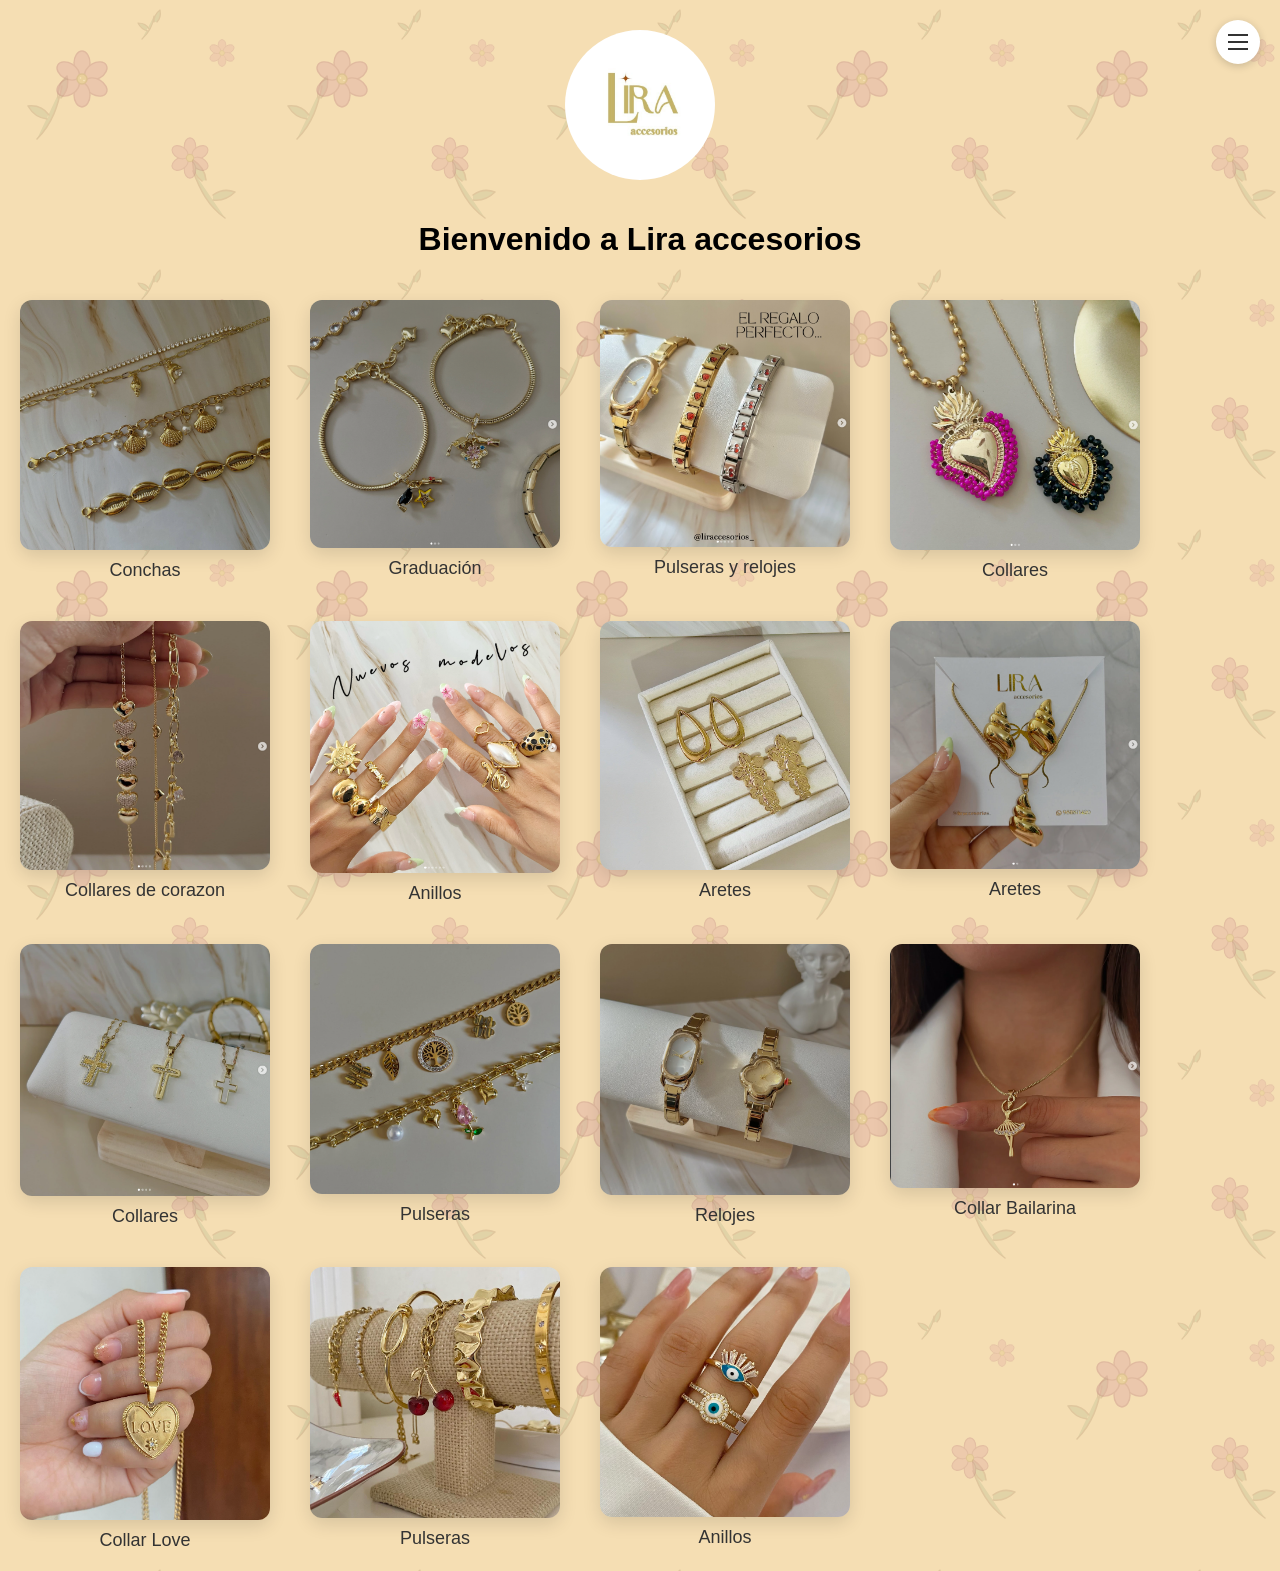
<file: index.html>
<!DOCTYPE html>
<html lang="es">
<head>
    <meta charset="UTF-8">
    <meta name="viewport" content="width=device-width, initial-scale=1.0">
    <title>Pagina de ventas</title>
    <link rel="stylesheet" href="style.css">
</head>
<body>
    <details class="menu-navegacion">
        <summary aria-label="Abrir menú de navegación">
            <span></span>
            <span></span>
            <span></span>
        </summary>
        <nav class="menu-opciones" aria-label="Menú principal">
            <a href="#inicio-sesion" id="abrir-inicio-sesion">Inicio de sesión</a>
            <a href="#mi-carrito" id="abrir-carrito">
                <svg class="icono-carrito" viewBox="0 0 24 24" aria-hidden="true">
                    <path d="M6 8h12l1 13H5L6 8Z"></path>
                    <path d="M9 8a3 3 0 0 1 6 0"></path>
                </svg>
                Mi carrito <span class="contador-carrito" id="contador-carrito" aria-label="Productos en el carrito">0</span>
            </a>
            <a href="#lo-mas-nuevo">Lo más nuevo</a>
            <a href="#lo-mas-vendido">Lo más vendido</a>
        </nav>
    </details>

    <dialog class="dialogo-cuenta" id="dialogo-cuenta" aria-labelledby="titulo-cuenta">
        <button class="cerrar-dialogo" type="button" aria-label="Cerrar">×</button>

        <section data-vista-cuenta="inicio">
            <h2 id="titulo-cuenta">Iniciar sesión</h2>
            <form data-formulario-cuenta="inicio">
                <label for="correo-inicio">Correo electrónico</label>
                <input id="correo-inicio" name="correo" type="email" autocomplete="email" required>

                <label for="usuario-inicio">Usuario</label>
                <input id="usuario-inicio" name="usuario" type="text" autocomplete="username" required>

                <label for="contrasena-inicio">Contraseña</label>
                <input id="contrasena-inicio" name="contrasena" type="password" autocomplete="current-password" required>

                <button class="boton-cuenta" type="submit">Iniciar sesión</button>
                <p class="mensaje-cuenta" aria-live="polite"></p>
            </form>
            <button class="enlace-cuenta" type="button" data-mostrar-vista="recuperacion">¿Olvidaste tu contraseña?</button>
            <p class="texto-registro">¿No tienes cuenta?</p>
            <button class="enlace-cuenta" type="button" data-mostrar-vista="registro">Únete a la cuenta de los mejores accesorios</button>
        </section>

        <section data-vista-cuenta="registro" hidden>
            <h2>Únete a Lira accesorios</h2>
            <form data-formulario-cuenta="registro">
                <label for="correo-registro">Correo electrónico</label>
                <input id="correo-registro" name="correo" type="email" autocomplete="email" required>

                <label for="usuario-registro">Usuario</label>
                <input id="usuario-registro" name="usuario" type="text" autocomplete="username" required>

                <label for="contrasena-registro">Contraseña</label>
                <input id="contrasena-registro" name="contrasena" type="password" autocomplete="new-password" minlength="8" required>

                <button class="boton-cuenta" type="submit">Crear cuenta</button>
                <p class="mensaje-cuenta" aria-live="polite"></p>
            </form>
            <button class="enlace-cuenta" type="button" data-mostrar-vista="inicio">Volver a iniciar sesión</button>
        </section>

        <section data-vista-cuenta="recuperacion" hidden>
            <h2>Recuperar contraseña</h2>
            <form data-formulario-cuenta="recuperacion">
                <label for="correo-recuperacion">Correo electrónico</label>
                <input id="correo-recuperacion" name="correo" type="email" autocomplete="email" required>

                <button class="boton-cuenta" type="submit">Solicitar recuperación</button>
                <p class="mensaje-cuenta" aria-live="polite"></p>
            </form>
            <button class="enlace-cuenta" type="button" data-mostrar-vista="inicio">Volver a iniciar sesión</button>
        </section>
    </dialog>

    <dialog class="dialogo-producto" id="dialogo-producto" aria-labelledby="nombre-producto">
        <button class="cerrar-dialogo" type="button" aria-label="Cerrar">×</button>
        <img class="imagen-producto-ampliada" id="imagen-producto-ampliada" alt="">
        <h2 id="nombre-producto"></h2>
        <button class="boton-cuenta" id="agregar-al-carrito" type="button">Agregar al carrito</button>
        <p class="mensaje-carrito" id="mensaje-producto" aria-live="polite"></p>
    </dialog>

    <dialog class="dialogo-carrito" id="dialogo-carrito" aria-labelledby="titulo-carrito">
        <button class="cerrar-dialogo" type="button" aria-label="Cerrar">×</button>
        <h2 id="titulo-carrito">Mi carrito</h2>
        <p class="aviso-almacenamiento" id="aviso-almacenamiento" aria-live="polite"></p>
        <div class="lista-carrito" id="lista-carrito"></div>
    </dialog>

    <div class="Logo">
        <img src="LogoPrimero.jpg" alt="Logo de la empresa" />
    </div>

    <div class="contenedor-h1">
        <h1>Bienvenido a Lira accesorios</h1>
    </div>

    <div class="productos">
        <div class="producto1">
            <img src="imagen1.png" alt="producto1" />
            <h1>Conchas</h1>
        </div>

        <div class="producto2">
            <img src="imagen2.png" alt="producto2" />
            <h2>Graduación</h2>
        </div>

        <div class="producto3">
            <img src="muñequeras.png" alt="producto3" />
            <h3>Pulseras y relojes</h3>
        </div>

        <div class="producto4">
            <img src="Collares2.png" alt="producto4" />
            <h4>Collares</h4>
        </div>

        <div class="producto5">
            <img src="collares3.png" alt="producto5" />
            <h5>Collares de corazon</h5>
        </div>
        <div class="producto6">
            <img src="anillos.png" alt="producto6" />
            <h6>Anillos</h6>
        </div>

        <div class="producto7">
            <img src="aretes.png" alt="producto7" />
            <h7>Aretes</h7>
        </div>

         <div class="producto8">
            <img src="aretes2.png" alt="producto8" />
            <h8>Aretes</h8>
        </div>

        <div class="producto9">
            <img src="collares4.png" alt="producto9" />
            <h9>Collares</h9>
        </div>

          <div class="producto10">
            <img src="pulseras.png" alt="producto10" />
            <h10>Pulseras</h10>
        </div>

        <div class="producto11">
            <img src="Relojes.png" alt="producto11" />
            <h11>Relojes</h11>
        </div>

         <div class="producto12">
            <img src="collar-bailarina.png" alt="producto12" />
            <h12>Collar Bailarina</h12>
        </div>

        <div class="producto13">
            <img src="collar-love.png" alt="producto13" />
            <h13>Collar Love</h13>
        </div>

         <div class="producto14">
            <img src="pulseras2.png" alt="producto14" />
            <h14>Pulseras</h14>
        </div>

        <div class="producto15">
            <img src="anillos-ojos.png" alt="producto15" />
            <h15>Anillos</h15>
        </div>









    </div>


  

    <script src="script.js"></script>
    
</body>
</html>
</file>
<file: style.css>
body {
    margin: 0;
    background-color: wheat;
    background-image: url("flores-fondo.svg");
    background-repeat: repeat;
    background-size: 260px 260px;
    font-family: Arial, sans-serif;
}

h1 {
    color: black;
    text-align: center;
}

.menu-navegacion {
    position: fixed;
    top: 20px;
    right: 20px;
    z-index: 10;
}

.menu-navegacion summary {
    display: flex;
    width: 44px;
    height: 44px;
    flex-direction: column;
    justify-content: center;
    align-items: center;
    gap: 5px;
    background-color: white;
    border-radius: 50%;
    box-shadow: 0 2px 8px rgba(0, 0, 0, 0.18);
    cursor: pointer;
    list-style: none;
}

.menu-navegacion summary::-webkit-details-marker {
    display: none;
}

.menu-navegacion summary span {
    width: 20px;
    height: 2px;
    background-color: #333;
}

.menu-opciones {
    position: absolute;
    top: 52px;
    right: 0;
    display: flex;
    min-width: 190px;
    flex-direction: column;
    padding: 8px;
    background-color: white;
    border-radius: 10px;
    box-shadow: 0 6px 18px rgba(0, 0, 0, 0.18);
}

.menu-opciones a {
    display: flex;
    align-items: center;
    gap: 10px;
    padding: 12px;
    border-radius: 6px;
    color: #333;
    text-decoration: none;
}

.menu-opciones a:hover,
.menu-opciones a:focus-visible {
    background-color: wheat;
}

.icono-carrito {
    width: 20px;
    height: 20px;
    fill: none;
    stroke: currentColor;
    stroke-linecap: round;
    stroke-linejoin: round;
    stroke-width: 1.8;
}

.contador-carrito {
    display: inline-flex;
    min-width: 20px;
    height: 20px;
    align-items: center;
    justify-content: center;
    padding: 0 4px;
    border-radius: 10px;
    background-color: #704b34;
    color: white;
    font-size: 12px;
}

.dialogo-producto,
.dialogo-carrito {
    width: min(520px, calc(100% - 40px));
    max-height: calc(100% - 40px);
    box-sizing: border-box;
    padding: 32px;
    border: 0;
    border-radius: 14px;
    color: #333;
    box-shadow: 0 12px 40px rgba(0, 0, 0, 0.25);
}

.dialogo-producto::backdrop,
.dialogo-carrito::backdrop {
    background-color: rgba(0, 0, 0, 0.5);
}

.dialogo-producto h2,
.dialogo-carrito h2 {
    margin: 16px 32px 20px 0;
    text-align: center;
}

.imagen-producto-ampliada {
    display: block;
    width: 100%;
    max-height: 55vh;
    border-radius: 10px;
    object-fit: contain;
}

.dialogo-producto .boton-cuenta {
    width: 100%;
}

.mensaje-carrito,
.aviso-almacenamiento {
    margin: 12px 0 0;
    color: #704b34;
    font-size: 14px;
}

.lista-carrito {
    display: flex;
    max-height: 60vh;
    flex-direction: column;
    gap: 14px;
    overflow-y: auto;
}

.carrito-vacio {
    text-align: center;
}

.producto-en-carrito {
    display: grid;
    grid-template-columns: 72px minmax(0, 1fr) auto;
    align-items: center;
    gap: 12px;
    padding: 10px 0;
    border-bottom: 1px solid #e6ddce;
}

.producto-en-carrito img {
    width: 72px;
    height: 72px;
    border-radius: 8px;
    object-fit: cover;
}

.producto-en-carrito h3 {
    margin: 0 0 8px;
    font-size: 16px;
}

.controles-cantidad {
    display: flex;
    align-items: center;
    gap: 8px;
}

.controles-cantidad button {
    width: 30px;
    height: 30px;
    border: 1px solid #c9c1b2;
    border-radius: 6px;
    background: white;
    color: #333;
    font: inherit;
    cursor: pointer;
}

.quitar-producto {
    border: 0 !important;
    color: #8b3d3d !important;
}

.dialogo-cuenta {
    width: min(420px, calc(100% - 40px));
    max-height: calc(100% - 40px);
    padding: 32px;
    border: 0;
    border-radius: 14px;
    color: #333;
    box-shadow: 0 12px 40px rgba(0, 0, 0, 0.25);
}

.dialogo-cuenta::backdrop {
    background-color: rgba(0, 0, 0, 0.45);
}

.dialogo-cuenta h2 {
    margin: 0 32px 24px 0;
    text-align: center;
}

.cerrar-dialogo {
    position: absolute;
    top: 10px;
    right: 14px;
    border: 0;
    background: transparent;
    color: #555;
    font-size: 28px;
    cursor: pointer;
}

.dialogo-cuenta form {
    display: flex;
    flex-direction: column;
    gap: 10px;
}

.dialogo-cuenta label {
    font-size: 14px;
    font-weight: 600;
}

.dialogo-cuenta input {
    width: 100%;
    box-sizing: border-box;
    margin-bottom: 8px;
    padding: 11px 12px;
    border: 1px solid #c9c1b2;
    border-radius: 7px;
    font: inherit;
}

.boton-cuenta {
    padding: 12px;
    border: 0;
    border-radius: 7px;
    background-color: #704b34;
    color: white;
    font: inherit;
    cursor: pointer;
}

.boton-cuenta:hover {
    background-color: #563923;
}

.enlace-cuenta {
    padding: 0;
    border: 0;
    background: transparent;
    color: #704b34;
    font: inherit;
    text-align: left;
    text-decoration: underline;
    cursor: pointer;
}

.texto-registro {
    margin: 20px 0 6px;
}

.mensaje-cuenta {
    margin: 0;
    font-size: 14px;
}

.Logo {
    display: flex;
    justify-content: center;
    padding-top: 30px;
}

.Logo img {
    width: 150px;
    height: 150px;
    border-radius: 50%;
    object-fit: cover;
}

.contenedor-h1 {
    display: flex;
    justify-content: center;
    align-items: center;
    padding: 20px 20px 0;
}

.productos {
    display: flex;
    justify-content: flex-start;
    align-items: flex-start;
    gap: 40px;
    padding: 20px;
    flex-wrap: wrap;
}

.producto1,
.producto2,
.producto3,
.producto4,
.producto5,
.producto6,
.producto7,
.producto8,
.producto9,
.producto10,
.producto11,
.producto12,
.producto13,
.producto14,
.producto15 {
    display: flex;
    flex-direction: column;
    align-items: center;
    gap: 10px;
    transition: transform 0.25s ease, box-shadow 0.25s ease;
    cursor: pointer;
}

.producto1:hover,
.producto2:hover,
.producto3:hover,
.producto4:hover,
.producto5:hover,
.producto6:hover,
.producto7:hover,
.producto8:hover,
.producto9:hover,
.producto10:hover,
.producto11:hover,
.producto12:hover,
.producto13:hover,
.producto14:hover,
.producto15:hover {
    transform: translateY(-6px) scale(1.02);
}

.producto1 img,
.producto2 img,
.producto3 img,
.producto4 img,
.producto5 img,
.producto6 img,
.producto7 img,
.producto8 img,
.producto9 img,
.producto10 img,
.producto11 img,
.producto12 img,
.producto13 img,
.producto14 img,
.producto15 img {
    width: 250px;
    height: auto;
    border-radius: 12px;
    box-shadow: 0 6px 18px rgba(0, 0, 0, 0.12);
    transition: transform 0.25s ease, box-shadow 0.25s ease;
}

.producto1:hover img,
.producto2:hover img,
.producto3:hover img,
.producto4:hover img,
.producto5:hover img,
.producto6:hover img,
.producto7:hover img,
.producto8:hover img,
.producto9:hover img,
.producto10:hover img,
.producto11:hover img,
.producto12:hover img,
.producto13:hover img,
.producto14:hover img,
.producto15:hover img {
    transform: scale(1.03);
    box-shadow: 0 10px 22px rgba(0, 0, 0, 0.18);
}

.producto1 h1,
.producto2 h2,
.producto3 h3,
.producto4 h4,
.producto5 h5,
.producto6 h6,
.producto7 h7,
.producto8 h8,
.producto9 h9,
.producto10 h10,
.producto11 h11,
.producto12 h12,
.producto13 h13,
.producto14 h14,
.producto15 h15 {
    margin: 0;
    font-size: 18px;
    font-family: Arial, sans-serif;
    color: #333;
    text-align: center;
    font-weight: normal;
}
</file>
